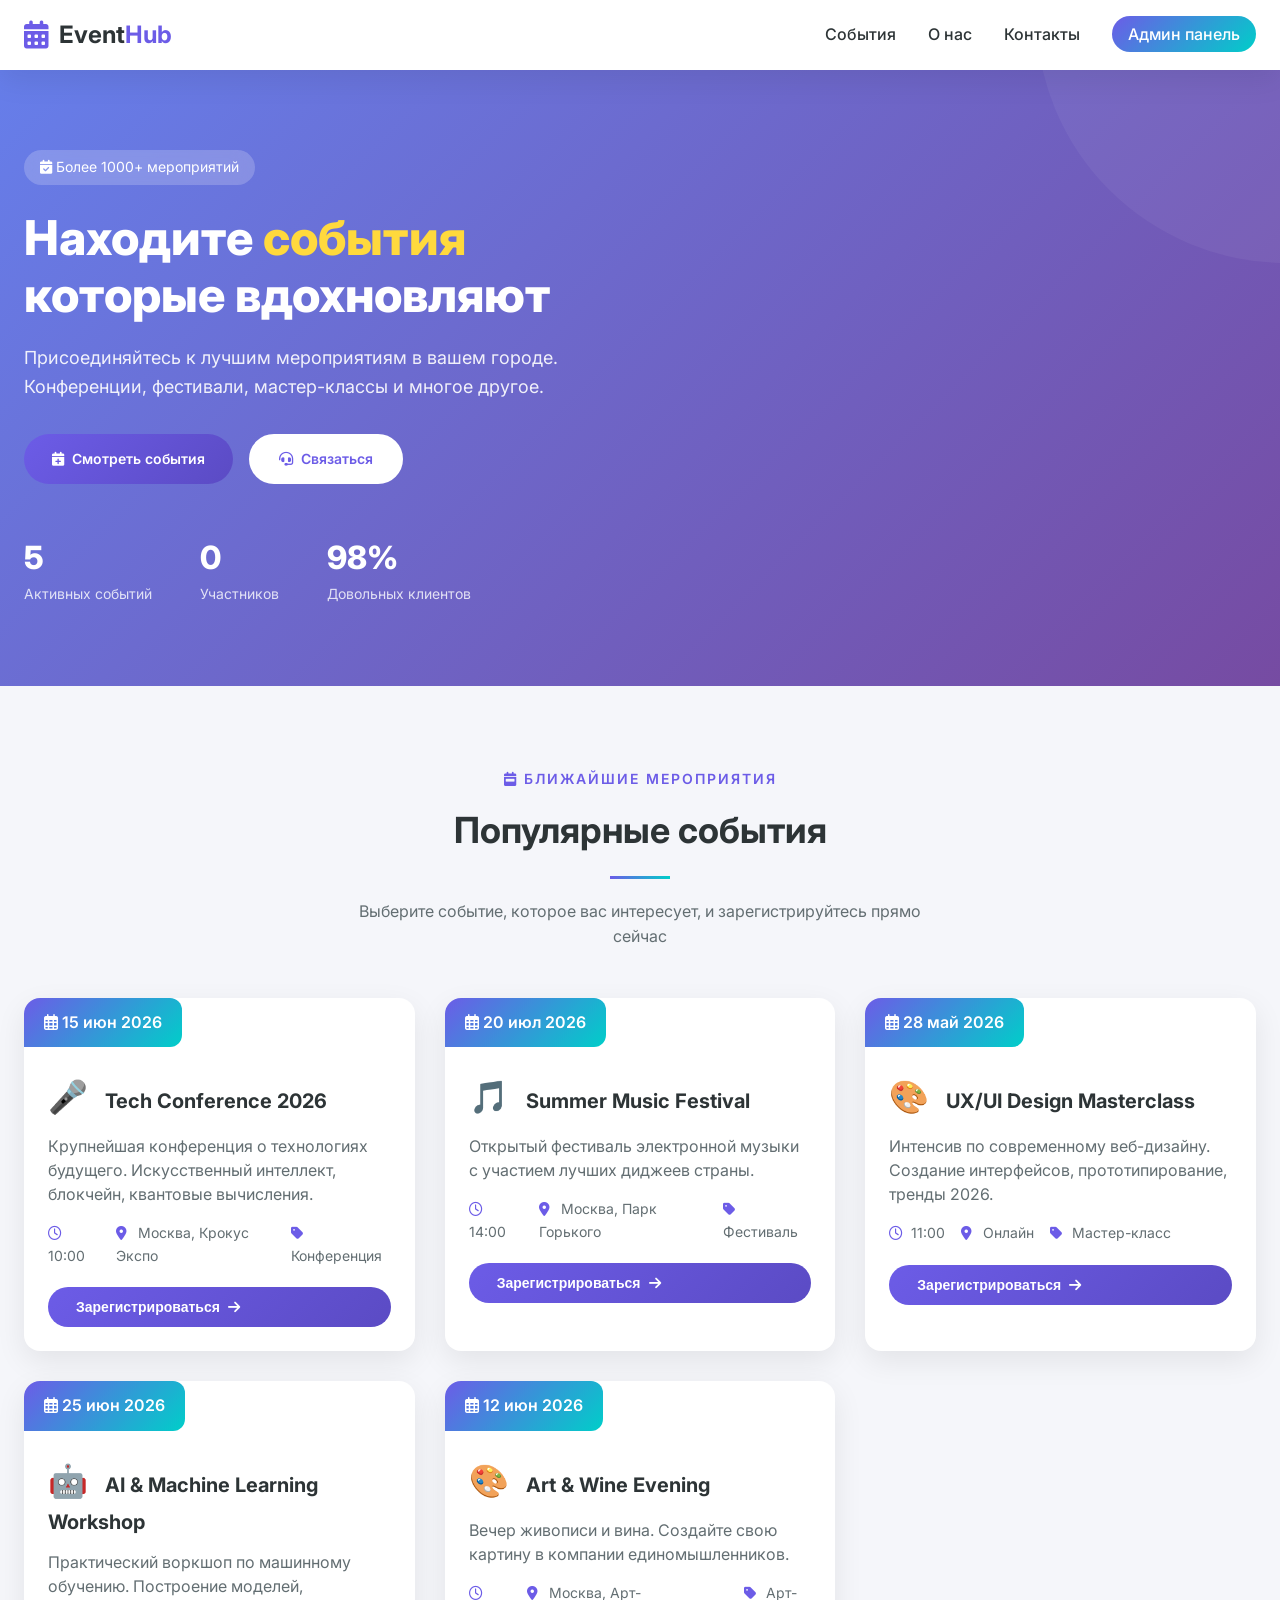
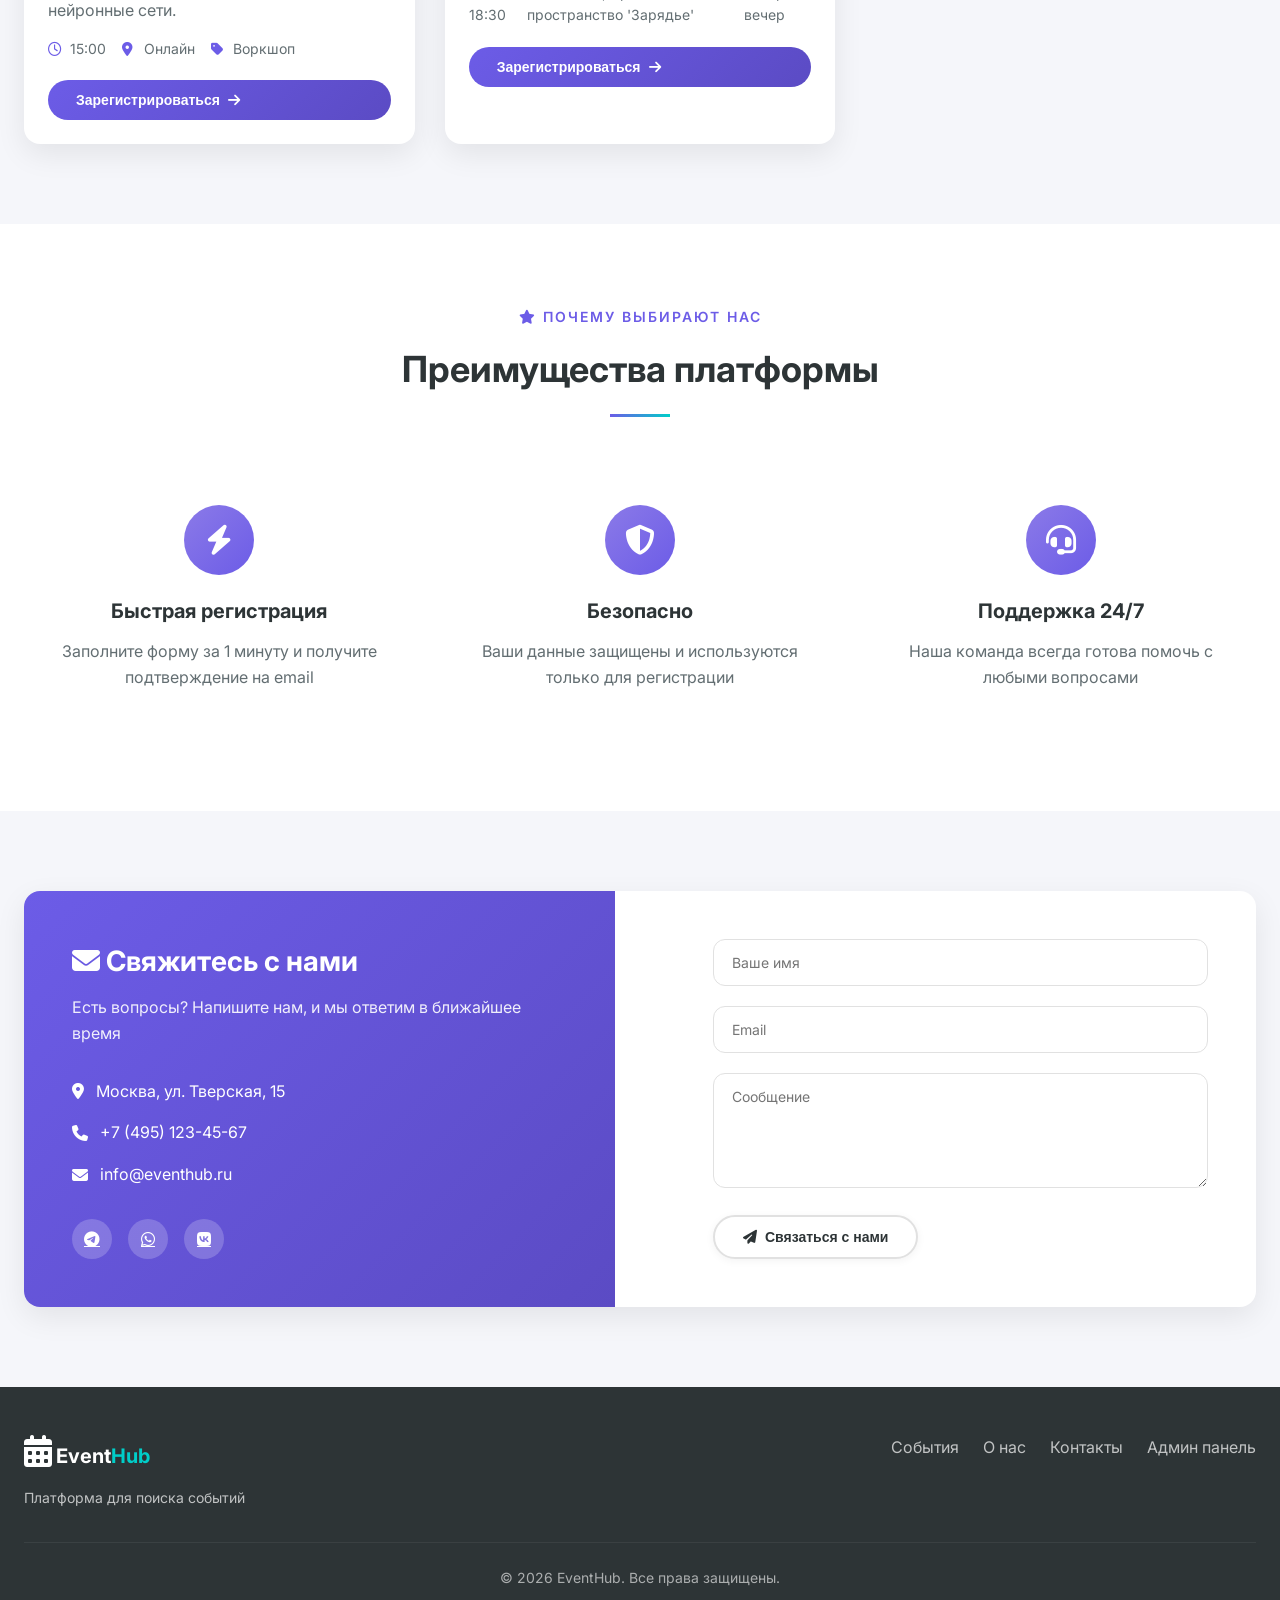
<file: index.html>
<!DOCTYPE html>
<html lang="ru">
<head>
    <meta charset="UTF-8">
    <meta name="viewport" content="width=device-width, initial-scale=1.0, maximum-scale=1.0, user-scalable=yes">
    <title>EventHub | Платформа для поиска событий</title>
    <link rel="preconnect" href="https://fonts.googleapis.com">
    <link rel="preconnect" href="https://fonts.gstatic.com" crossorigin>
    <link href="https://fonts.googleapis.com/css2?family=Inter:opsz,wght@14..32,300;14..32,400;14..32,500;14..32,600;14..32,700;14..32,800&display=swap" rel="stylesheet">
    <link rel="stylesheet" href="https://cdnjs.cloudflare.com/ajax/libs/font-awesome/6.5.1/css/all.min.css">
    <link rel="stylesheet" href="css/style.css">
</head>
<body>

    <!-- ========== HEADER ========== -->
    <header class="header">
        <div class="container">
            <div class="header__inner">
                <a href="index.html" class="logo">
                    <i class="fas fa-calendar-alt"></i>
                    <span>Event<span class="logo__accent">Hub</span></span>
                </a>
                <nav class="nav">
                    <ul class="nav__list">
                        <li><a href="#events" class="nav__link">События</a></li>
                        <li><a href="#features" class="nav__link">О нас</a></li>
                        <li><a href="#contact" class="nav__link">Контакты</a></li>
                        <li><a href="admin.html" class="nav__link nav__link--admin">Админ панель</a></li>
                    </ul>
                </nav>
                <button class="mobile-menu-btn" id="mobileMenuBtn">
                    <span></span><span></span><span></span>
                </button>
            </div>
        </div>
    </header>

    <!-- ========== MOBILE MENU ========== -->
    <div class="mobile-menu" id="mobileMenu">
        <ul>
            <li><a href="#events" onclick="closeMobileMenu()">События</a></li>
            <li><a href="#features" onclick="closeMobileMenu()">О нас</a></li>
            <li><a href="#contact" onclick="closeMobileMenu()">Контакты</a></li>
            <li><a href="admin.html" onclick="closeMobileMenu()">Админ панель</a></li>
        </ul>
    </div>

    <main>
        <!-- ========== HERO SECTION ========== -->
        <section class="hero">
            <div class="container">
                <div class="hero__content">
                    <span class="hero__badge">
                        <i class="fas fa-calendar-check"></i> Более 1000+ мероприятий
                    </span>
                    <h1 class="hero__title">
                        Находите <span class="hero__title-accent">события</span><br>
                        которые вдохновляют
                    </h1>
                    <p class="hero__description">
                        Присоединяйтесь к лучшим мероприятиям в вашем городе. Конференции, фестивали, мастер-классы и многое другое.
                    </p>
                    <div class="hero__buttons">
                        <a href="#events" class="btn btn--primary">
                            <i class="fas fa-calendar-plus"></i> Смотреть события
                        </a>
                        <a href="#contact" class="btn btn--outline">
                            <i class="fas fa-headset"></i> Связаться
                        </a>
                    </div>
                    <div class="hero__stats">
                        <div class="hero__stat">
                            <div class="hero__stat-number" id="heroTotalEvents">6</div>
                            <div class="hero__stat-label">Активных событий</div>
                        </div>
                        <div class="hero__stat">
                            <div class="hero__stat-number" id="heroTotalRegistrations">0</div>
                            <div class="hero__stat-label">Участников</div>
                        </div>
                        <div class="hero__stat">
                            <div class="hero__stat-number">98%</div>
                            <div class="hero__stat-label">Довольных клиентов</div>
                        </div>
                    </div>
                </div>
            </div>
        </section>

        <!-- ========== EVENTS SECTION ========== -->
        <section id="events" class="events">
            <div class="container">
                <div class="section-header">
                    <span class="section-header__subtitle">
                        <i class="fas fa-calendar-week"></i> Ближайшие мероприятия
                    </span>
                    <h2 class="section-header__title">Популярные события</h2>
                    <div class="section-header__divider"></div>
                    <p class="section-header__desc">
                        Выберите событие, которое вас интересует, и зарегистрируйтесь прямо сейчас
                    </p>
                </div>
                <div class="events__grid" id="eventsGrid">
                    <!-- События загружаются через JS -->
                </div>
            </div>
        </section>

        <!-- ========== FEATURES SECTION ========== -->
        <section id="features" class="features">
            <div class="container">
                <div class="section-header">
                    <span class="section-header__subtitle">
                        <i class="fas fa-star"></i> Почему выбирают нас
                    </span>
                    <h2 class="section-header__title">Преимущества платформы</h2>
                    <div class="section-header__divider"></div>
                </div>
                <div class="features__grid">
                    <div class="feature-card">
                        <div class="feature-card__icon">
                            <i class="fas fa-bolt"></i>
                        </div>
                        <h3 class="feature-card__title">Быстрая регистрация</h3>
                        <p class="feature-card__desc">Заполните форму за 1 минуту и получите подтверждение на email</p>
                    </div>
                    <div class="feature-card">
                        <div class="feature-card__icon">
                            <i class="fas fa-shield-alt"></i>
                        </div>
                        <h3 class="feature-card__title">Безопасно</h3>
                        <p class="feature-card__desc">Ваши данные защищены и используются только для регистрации</p>
                    </div>
                    <div class="feature-card">
                        <div class="feature-card__icon">
                            <i class="fas fa-headset"></i>
                        </div>
                        <h3 class="feature-card__title">Поддержка 24/7</h3>
                        <p class="feature-card__desc">Наша команда всегда готова помочь с любыми вопросами</p>
                    </div>
                </div>
            </div>
        </section>

        <!-- ========== CONTACT SECTION ========== -->
        <section id="contact" class="contact">
            <div class="container">
                <div class="contact__wrapper">
                    <div class="contact__info">
                        <h2><i class="fas fa-envelope"></i> Свяжитесь с нами</h2>
                        <p>Есть вопросы? Напишите нам, и мы ответим в ближайшее время</p>
                        <div class="contact__details">
                            <div class="contact__item">
                                <i class="fas fa-map-marker-alt"></i>
                                <span>Москва, ул. Тверская, 15</span>
                            </div>
                            <div class="contact__item">
                                <i class="fas fa-phone"></i>
                                <span>+7 (495) 123-45-67</span>
                            </div>
                            <div class="contact__item">
                                <i class="fas fa-envelope"></i>
                                <span>info@eventhub.ru</span>
                            </div>
                        </div>
                        <div class="contact__social">
                            <a href="#"><i class="fab fa-telegram"></i></a>
                            <a href="#"><i class="fab fa-whatsapp"></i></a>
                            <a href="#"><i class="fab fa-vk"></i></a>
                        </div>
                    </div>
                    <form class="contact__form" id="contactForm">
                        <div class="form-group">
                            <input type="text" id="contactName" placeholder="Ваше имя" required>
                        </div>
                        <div class="form-group">
                            <input type="email" id="contactEmail" placeholder="Email" required>
                        </div>
                        <div class="form-group">
                            <textarea id="contactMessage" rows="5" placeholder="Сообщение" required></textarea>
                        </div>
                        <button type="submit" class="btn btn-contact-white">
                            <i class="fas fa-paper-plane"></i> Связаться с нами
                        </button>
                        <div id="contactFormMessage" class="form-message"></div>
                    </form>
                </div>
            </div>
        </section>
    </main>

    <!-- ========== FOOTER ========== -->
    <footer class="footer">
        <div class="container">
            <div class="footer__content">
                <div class="footer__brand">
                    <i class="fas fa-calendar-alt"></i>
                    <span>Event<span>Hub</span></span>
                    <p>Платформа для поиска событий</p>
                </div>
                <div class="footer__links">
                    <a href="#events">События</a>
                    <a href="#features">О нас</a>
                    <a href="#contact">Контакты</a>
                    <a href="admin.html">Админ панель</a>
                </div>
            </div>
            <div class="footer__bottom">
                <p>&copy; 2026 EventHub. Все права защищены.</p>
            </div>
        </div>
    </footer>

    <!-- ========== MODAL REGISTER ========== -->
    <div id="registerModal" class="modal">
        <div class="modal__content">
            <button class="modal__close" onclick="closeModal()">&times;</button>
            <div class="modal__header">
                <i class="fas fa-ticket-alt"></i>
                <h3>Регистрация на событие</h3>
                <p id="modalEventName"></p>
            </div>
            <form id="registerForm">
                <input type="hidden" id="eventId">
                <div class="form-group">
                    <input type="text" id="regName" placeholder="Ваше имя" required>
                </div>
                <div class="form-group">
                    <input type="email" id="regEmail" placeholder="Email" required>
                </div>
                <div class="form-group">
                    <input type="tel" id="regPhone" placeholder="Телефон (необязательно)">
                </div>
                <button type="submit" class="btn btn--primary btn--full">
                    <i class="fas fa-check-circle"></i> Зарегистрироваться
                </button>
                <div id="registerMessage" class="form-message"></div>
            </form>
        </div>
    </div>

    <!-- ========== MODAL SUCCESS ========== -->
    <div id="successModal" class="modal">
        <div class="modal__content modal__content--success">
            <i class="fas fa-check-circle"></i>
            <h3>Успешно!</h3>
            <p>Вы успешно зарегистрировались на событие</p>
            <button class="btn btn--primary" onclick="closeSuccessModal()">Отлично</button>
        </div>
    </div>

    <script src="js/main.js"></script>
</body>
</html>
</file>
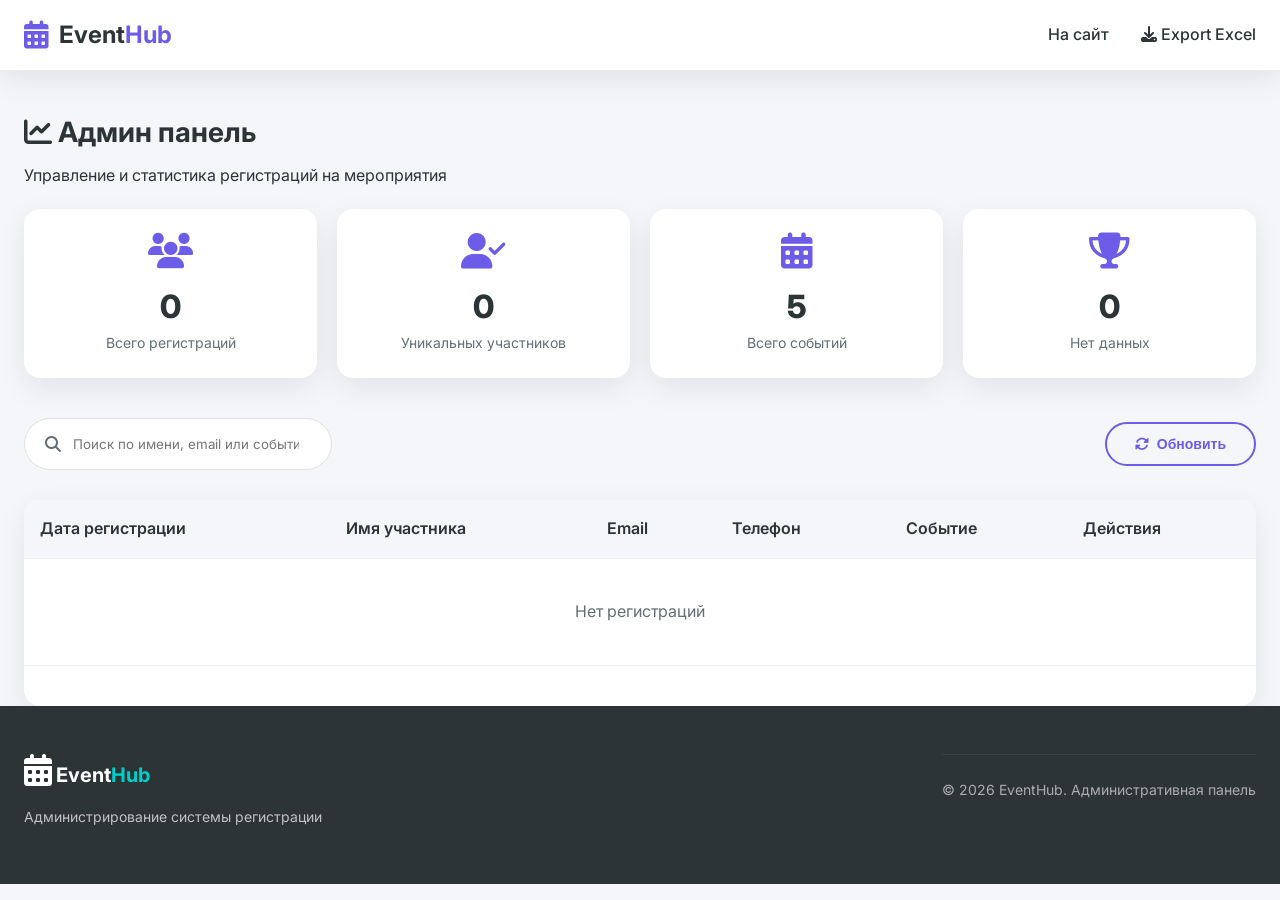
<file: admin.html>
<!DOCTYPE html>
<html lang="ru">
<head>
    <meta charset="UTF-8">
    <meta name="viewport" content="width=device-width, initial-scale=1.0, maximum-scale=1.0, user-scalable=yes">
    <title>EventHub | Админ панель</title>
    <link rel="preconnect" href="https://fonts.googleapis.com">
    <link rel="preconnect" href="https://fonts.gstatic.com" crossorigin>
    <link href="https://fonts.googleapis.com/css2?family=Inter:opsz,wght@14..32,300;14..32,400;14..32,500;14..32,600;14..32,700;14..32,800&display=swap" rel="stylesheet">
    <link rel="stylesheet" href="https://cdnjs.cloudflare.com/ajax/libs/font-awesome/6.5.1/css/all.min.css">
    <link rel="stylesheet" href="css/style.css">
</head>
<body>

    <!-- ========== HEADER ========== -->
    <header class="header">
        <div class="container">
            <div class="header__inner">
                <a href="index.html" class="logo">
                    <i class="fas fa-calendar-alt"></i>
                    <span>Event<span class="logo__accent">Hub</span></span>
                </a>
                <nav class="nav">
                    <ul class="nav__list">
                        <li><a href="index.html" class="nav__link">На сайт</a></li>
                        <li><a href="#" onclick="exportToExcel()" class="nav__link"><i class="fas fa-download"></i> Export Excel</a></li>
                    </ul>
                </nav>
            </div>
        </div>
    </header>

    <main>
        <div class="container">
            <div class="admin-header">
                <h1><i class="fas fa-chart-line"></i> Админ панель</h1>
                <p>Управление и статистика регистраций на мероприятия</p>
            </div>

            <div class="stats-cards" id="statsCards">
                <!-- Статистика загрузится через JS -->
            </div>

            <div class="admin-controls">
                <div class="search-box">
                    <i class="fas fa-search"></i>
                    <input type="text" id="searchInput" placeholder="Поиск по имени, email или событию...">
                </div>
                <button class="btn btn--outline" onclick="refreshData()">
                    <i class="fas fa-sync-alt"></i> Обновить
                </button>
            </div>

            <div class="registrations-table">
                <div class="table-container">
                    <table>
                        <thead>
                            <tr>
                                <th>Дата регистрации</th>
                                <th>Имя участника</th>
                                <th>Email</th>
                                <th>Телефон</th>
                                <th>Событие</th>
                                <th>Действия</th>
                            </tr>
                        </thead>
                        <tbody id="registrationsTableBody">
                            <tr><td colspan="6" class="loading">Загрузка...</td></tr>
                        </tbody>
                    </table>
                </div>
                <div id="pagination" class="pagination"></div>
            </div>
        </div>
    </main>

    <footer class="footer">
        <div class="container">
            <div class="footer__content">
                <div class="footer__brand">
                    <i class="fas fa-calendar-alt"></i>
                    <span>Event<span>Hub</span></span>
                    <p>Администрирование системы регистрации</p>
                </div>
                <div class="footer__bottom">
                    <p>© 2026 EventHub. Административная панель</p>
                </div>
            </div>
        </div>
    </footer>

    <!-- ========== MODAL DELETE ========== -->
    <div id="deleteModal" class="modal">
        <div class="modal__content modal__content--small">
            <button class="modal__close" onclick="closeModal('deleteModal')">&times;</button>
            <div class="modal__header">
                <i class="fas fa-exclamation-triangle" style="color: var(--danger);"></i>
                <h3>Удалить регистрацию?</h3>
                <p>Вы уверены, что хотите удалить эту регистрацию? Это действие нельзя отменить.</p>
            </div>
            <div class="modal__actions">
                <button class="btn btn--outline" onclick="closeModal('deleteModal')">Отмена</button>
                <button class="btn btn--danger" id="confirmDeleteBtn">Удалить</button>
            </div>
        </div>
    </div>

    <script src="js/admin.js"></script>
</body>
</html>
</file>
<file: css/style.css>
/* ========== RESET & BASE ========== */
* {
    margin: 0;
    padding: 0;
    box-sizing: border-box;
}

:root {
    --primary: #6c5ce7;
    --primary-dark: #5b4bc4;
    --primary-light: #8b7ae8;
    --secondary: #00cec9;
    --dark: #2d3436;
    --dark-light: #636e72;
    --light: #f5f6fa;
    --white: #ffffff;
    --danger: #d63031;
    --success: #00b894;
    --warning: #fdcb6e;
    --shadow: 0 10px 30px rgba(0, 0, 0, 0.08);
    --shadow-hover: 0 20px 40px rgba(0, 0, 0, 0.12);
    --border-radius: 16px;
    --transition: all 0.3s ease;
}

body {
    font-family: 'Inter', sans-serif;
    background: var(--light);
    color: var(--dark);
    line-height: 1.6;
}

.container {
    max-width: 1280px;
    margin: 0 auto;
    padding: 0 24px;
}

/* ========== HEADER ========== */
.header {
    background: var(--white);
    box-shadow: var(--shadow);
    position: sticky;
    top: 0;
    z-index: 100;
}

.header__inner {
    display: flex;
    justify-content: space-between;
    align-items: center;
    padding: 16px 0;
}

.logo {
    display: flex;
    align-items: center;
    gap: 10px;
    font-size: 24px;
    font-weight: 700;
    text-decoration: none;
    color: var(--dark);
}

.logo i {
    color: var(--primary);
    font-size: 28px;
}

.logo span span {
    color: var(--primary);
}

.nav__list {
    display: flex;
    gap: 32px;
    list-style: none;
}

.nav__link {
    text-decoration: none;
    color: var(--dark);
    font-weight: 500;
    transition: var(--transition);
}

.nav__link:hover {
    color: var(--primary);
}

.nav__link--admin {
    background: linear-gradient(135deg, var(--primary), var(--secondary));
    padding: 8px 16px;
    border-radius: 25px;
    color: white;
}

.nav__link--admin:hover {
    color: white;
    transform: translateY(-2px);
}

.mobile-menu-btn {
    display: none;
    background: none;
    border: none;
    cursor: pointer;
}

.mobile-menu-btn span {
    display: block;
    width: 25px;
    height: 3px;
    background: var(--dark);
    margin: 5px 0;
    border-radius: 3px;
}

/* ========== BUTTONS ========== */
.btn {
    display: inline-flex;
    align-items: center;
    gap: 8px;
    padding: 12px 28px;
    border-radius: 30px;
    font-weight: 600;
    text-decoration: none;
    transition: var(--transition);
    cursor: pointer;
    border: none;
    font-size: 14px;
}

.btn--primary {
    background: linear-gradient(135deg, var(--primary), var(--primary-dark));
    color: white;
}

.btn--primary:hover {
    transform: translateY(-2px);
    box-shadow: 0 10px 20px rgba(108, 92, 231, 0.3);
}

.btn--outline {
    background: transparent;
    border: 2px solid var(--primary);
    color: var(--primary);
}

.btn--outline:hover {
    background: var(--primary);
    color: white;
}

.btn--full {
    width: 100%;
    justify-content: center;
}

.btn--danger {
    background: var(--danger);
    color: white;
}

/* ========== БЕЛАЯ КНОПКА "СВЯЗАТЬСЯ" ========== */
/* Для кнопки в контактной форме */
.contact__form button[type="submit"],
#contactForm button,
.contact__form .btn,
#contactForm .btn,
.contact button,
form button.contact-btn {
    background: #ffffff !important;
    color: #2d3436 !important;
    border: 2px solid #e1e1e1 !important;
    box-shadow: 0 2px 8px rgba(0, 0, 0, 0.05) !important;
}

.contact__form button[type="submit"]:hover,
#contactForm button:hover,
.contact__form .btn:hover,
#contactForm .btn:hover,
.contact button:hover,
form button.contact-btn:hover {
    background: #f5f6fa !important;
    color: #2d3436 !important;
    transform: translateY(-2px);
    border-color: var(--primary) !important;
    box-shadow: 0 4px 12px rgba(0, 0, 0, 0.1) !important;
}

/* Для кнопки в hero секции (если есть) */
.hero__buttons .btn--outline,
.hero__buttons .btn-outline,
.hero .btn-contact {
    background: #ffffff !important;
    color: var(--primary) !important;
    border: 2px solid #ffffff !important;
}

.hero__buttons .btn--outline:hover,
.hero__buttons .btn-outline:hover,
.hero .btn-contact:hover {
    background: rgba(255, 255, 255, 0.9) !important;
    color: var(--primary-dark) !important;
    transform: translateY(-2px);
}

/* ========== HERO ========== */
.hero {
    background: linear-gradient(135deg, #667eea 0%, #764ba2 100%);
    padding: 80px 0;
    color: white;
    position: relative;
    overflow: hidden;
}

.hero::before {
    content: '';
    position: absolute;
    top: -50%;
    right: -20%;
    width: 500px;
    height: 500px;
    background: rgba(255, 255, 255, 0.05);
    border-radius: 50%;
}

.hero__content {
    max-width: 600px;
    position: relative;
    z-index: 1;
}

.hero__badge {
    display: inline-block;
    background: rgba(255, 255, 255, 0.2);
    backdrop-filter: blur(10px);
    padding: 6px 16px;
    border-radius: 40px;
    margin-bottom: 24px;
    font-size: 14px;
}

.hero__title {
    font-size: 48px;
    font-weight: 800;
    line-height: 1.2;
    margin-bottom: 20px;
}

.hero__title-accent {
    color: #ffd93d;
}

.hero__description {
    font-size: 18px;
    margin-bottom: 32px;
    opacity: 0.9;
}

.hero__buttons {
    display: flex;
    gap: 16px;
    flex-wrap: wrap;
    margin-bottom: 48px;
}

.hero__stats {
    display: flex;
    gap: 48px;
    position: relative;
    z-index: 1;
}

.hero__stat-number {
    font-size: 32px;
    font-weight: 800;
    transition: all 0.3s ease;
}

/* Анимация обновления цифр */
.hero__stat-number.updating {
    animation: numberUpdate 0.5s ease;
}

@keyframes numberUpdate {
    0% {
        transform: scale(1);
        opacity: 1;
    }
    50% {
        transform: scale(1.2);
        opacity: 0.7;
        color: #ffd93d;
    }
    100% {
        transform: scale(1);
        opacity: 1;
    }
}

.hero__stat-label {
    font-size: 14px;
    opacity: 0.8;
}

/* ========== EVENTS SECTION ========== */
.events {
    padding: 80px 0;
}

.section-header {
    text-align: center;
    margin-bottom: 48px;
}

.section-header__subtitle {
    display: inline-block;
    font-size: 14px;
    font-weight: 600;
    text-transform: uppercase;
    letter-spacing: 2px;
    color: var(--primary);
    margin-bottom: 12px;
}

.section-header__title {
    font-size: 36px;
    font-weight: 700;
    margin-bottom: 16px;
}

.section-header__divider {
    width: 60px;
    height: 3px;
    background: linear-gradient(90deg, var(--primary), var(--secondary));
    margin: 0 auto 20px;
}

.section-header__desc {
    color: var(--dark-light);
    max-width: 600px;
    margin: 0 auto;
}

.events__grid {
    display: grid;
    grid-template-columns: repeat(auto-fill, minmax(320px, 1fr));
    gap: 30px;
}

.event-card {
    background: var(--white);
    border-radius: var(--border-radius);
    overflow: hidden;
    box-shadow: var(--shadow);
    transition: var(--transition);
}

.event-card:hover {
    transform: translateY(-5px);
    box-shadow: var(--shadow-hover);
}

.event-card__date {
    background: linear-gradient(135deg, var(--primary), var(--secondary));
    padding: 12px 20px;
    display: inline-block;
    color: white;
    font-weight: 600;
    border-radius: 0 12px 12px 0;
}

.event-card__content {
    padding: 24px;
}

.event-card__title {
    font-size: 20px;
    font-weight: 700;
    margin-bottom: 12px;
}

.event-card__desc {
    color: var(--dark-light);
    margin-bottom: 16px;
    line-height: 1.5;
}

.event-card__meta {
    display: flex;
    gap: 16px;
    margin-bottom: 20px;
    font-size: 14px;
    color: var(--dark-light);
}

.event-card__meta i {
    width: 18px;
    color: var(--primary);
}

.event-card__btn {
    width: 100%;
}

/* ========== FEATURES ========== */
.features {
    background: var(--white);
    padding: 80px 0;
}

.features__grid {
    display: grid;
    grid-template-columns: repeat(auto-fit, minmax(280px, 1fr));
    gap: 30px;
}

.feature-card {
    text-align: center;
    padding: 40px 24px;
    border-radius: var(--border-radius);
    transition: var(--transition);
}

.feature-card:hover {
    background: var(--light);
}

.feature-card__icon {
    width: 70px;
    height: 70px;
    background: linear-gradient(135deg, var(--primary-light), var(--primary));
    border-radius: 50%;
    display: flex;
    align-items: center;
    justify-content: center;
    margin: 0 auto 20px;
}

.feature-card__icon i {
    font-size: 30px;
    color: white;
}

.feature-card__title {
    font-size: 20px;
    margin-bottom: 12px;
}

.feature-card__desc {
    color: var(--dark-light);
}

/* ========== CONTACT ========== */
.contact {
    padding: 80px 0;
    background: var(--light);
}

.contact__wrapper {
    display: grid;
    grid-template-columns: 1fr 1fr;
    gap: 50px;
    background: var(--white);
    border-radius: var(--border-radius);
    overflow: hidden;
    box-shadow: var(--shadow);
}

.contact__info {
    background: linear-gradient(135deg, var(--primary), var(--primary-dark));
    padding: 48px;
    color: white;
}

.contact__info h2 {
    font-size: 28px;
    margin-bottom: 12px;
}

.contact__info p {
    margin-bottom: 32px;
    opacity: 0.9;
}

.contact__details {
    margin-bottom: 32px;
}

.contact__item {
    display: flex;
    align-items: center;
    gap: 12px;
    margin-bottom: 16px;
}

.contact__social {
    display: flex;
    gap: 16px;
}

.contact__social a {
    width: 40px;
    height: 40px;
    background: rgba(255, 255, 255, 0.2);
    border-radius: 50%;
    display: flex;
    align-items: center;
    justify-content: center;
    color: white;
    transition: var(--transition);
}

.contact__social a:hover {
    background: rgba(255, 255, 255, 0.3);
    transform: translateY(-2px);
}

.contact__form {
    padding: 48px;
}

/* ========== FORM STYLES ========== */
.form-group {
    margin-bottom: 20px;
}

.form-group input,
.form-group textarea,
.form-group select {
    width: 100%;
    padding: 14px 18px;
    border: 1px solid #e1e1e1;
    border-radius: 12px;
    font-family: inherit;
    font-size: 14px;
    transition: var(--transition);
}

.form-group input:focus,
.form-group textarea:focus,
.form-group select:focus {
    outline: none;
    border-color: var(--primary);
    box-shadow: 0 0 0 3px rgba(108, 92, 231, 0.1);
}

.form-message {
    margin-top: 16px;
    padding: 12px;
    border-radius: 10px;
    display: none;
}

.form-message.success {
    display: block;
    background: #d4edda;
    color: #155724;
}

.form-message.error {
    display: block;
    background: #f8d7da;
    color: #721c24;
}

/* ========== MODAL ========== */
.modal {
    display: none;
    position: fixed;
    top: 0;
    left: 0;
    width: 100%;
    height: 100%;
    background: rgba(0, 0, 0, 0.5);
    z-index: 1000;
    align-items: center;
    justify-content: center;
}

.modal.active {
    display: flex;
}

.modal__content {
    background: var(--white);
    border-radius: 24px;
    max-width: 450px;
    width: 90%;
    padding: 32px;
    position: relative;
}

.modal__content--success {
    text-align: center;
}

.modal__content--success i {
    font-size: 60px;
    color: var(--success);
    margin-bottom: 20px;
}

.modal__content--small {
    max-width: 350px;
    text-align: center;
}

.modal__close {
    position: absolute;
    top: 20px;
    right: 20px;
    background: none;
    border: none;
    font-size: 20px;
    cursor: pointer;
    color: var(--dark-light);
}

.modal__header {
    text-align: center;
    margin-bottom: 24px;
}

.modal__header i {
    font-size: 48px;
    color: var(--primary);
    margin-bottom: 12px;
}

.modal__header p {
    color: var(--dark-light);
}

.modal__actions {
    display: flex;
    gap: 12px;
    justify-content: center;
    margin-top: 24px;
}

/* ========== ADMIN PAGES ========== */
.admin-header {
    padding: 40px 0 20px;
}

.admin-header h1 {
    font-size: 28px;
    margin-bottom: 8px;
}

.stats-cards {
    display: grid;
    grid-template-columns: repeat(auto-fit, minmax(200px, 1fr));
    gap: 20px;
    margin-bottom: 40px;
}

.stat-card {
    background: var(--white);
    border-radius: var(--border-radius);
    padding: 24px;
    text-align: center;
    box-shadow: var(--shadow);
    transition: all 0.3s ease;
}

.stat-card i {
    font-size: 36px;
    color: var(--primary);
    margin-bottom: 12px;
}

.stat-card__number {
    font-size: 32px;
    font-weight: 800;
    transition: all 0.3s ease;
}

/* Анимация для карточек статистики при обновлении */
.stat-card__number.updating {
    animation: statUpdate 0.5s ease;
}

@keyframes statUpdate {
    0% {
        transform: scale(1);
        color: var(--primary);
    }
    50% {
        transform: scale(1.15);
        color: var(--success);
    }
    100% {
        transform: scale(1);
        color: var(--primary);
    }
}

.stat-card__label {
    color: var(--dark-light);
    font-size: 14px;
}

.admin-controls {
    display: flex;
    justify-content: space-between;
    align-items: center;
    flex-wrap: wrap;
    gap: 20px;
    margin-bottom: 30px;
}

.search-box {
    display: flex;
    align-items: center;
    background: var(--white);
    border-radius: 30px;
    padding: 5px 20px;
    border: 1px solid #e1e1e1;
}

.search-box i {
    color: var(--dark-light);
}

.search-box input {
    border: none;
    padding: 12px;
    width: 250px;
    font-family: inherit;
}

.search-box input:focus {
    outline: none;
}

.registrations-table {
    background: var(--white);
    border-radius: var(--border-radius);
    overflow: hidden;
    box-shadow: var(--shadow);
}

.table-container {
    overflow-x: auto;
}

table {
    width: 100%;
    border-collapse: collapse;
}

th, td {
    padding: 16px;
    text-align: left;
    border-bottom: 1px solid #f0f0f0;
}

th {
    background: var(--light);
    font-weight: 600;
}

tr:hover {
    background: #fafafa;
}

.delete-btn {
    background: none;
    border: none;
    color: var(--danger);
    cursor: pointer;
    font-size: 18px;
}

.delete-btn:hover {
    opacity: 0.7;
}

.pagination {
    display: flex;
    justify-content: center;
    gap: 8px;
    padding: 20px;
}

.page-btn {
    padding: 8px 14px;
    border: 1px solid #e1e1e1;
    background: var(--white);
    border-radius: 8px;
    cursor: pointer;
    transition: var(--transition);
}

.page-btn.active {
    background: var(--primary);
    color: white;
    border-color: var(--primary);
}

.page-btn:hover:not(.active) {
    background: var(--light);
}

.loading {
    text-align: center;
    padding: 40px;
    color: var(--dark-light);
}

/* ========== FOOTER ========== */
.footer {
    background: var(--dark);
    color: white;
    padding: 48px 0 24px;
}

.footer__content {
    display: flex;
    justify-content: space-between;
    flex-wrap: wrap;
    gap: 32px;
    margin-bottom: 32px;
}

.footer__brand i {
    font-size: 32px;
    margin-bottom: 12px;
}

.footer__brand span {
    font-size: 20px;
    font-weight: 700;
}

.footer__brand span span {
    color: var(--secondary);
}

.footer__brand p {
    font-size: 14px;
    opacity: 0.7;
    margin-top: 8px;
}

.footer__links {
    display: flex;
    gap: 24px;
    flex-wrap: wrap;
}

.footer__links a {
    color: white;
    text-decoration: none;
    opacity: 0.7;
    transition: var(--transition);
}

.footer__links a:hover {
    opacity: 1;
}

.footer__bottom {
    text-align: center;
    padding-top: 24px;
    border-top: 1px solid rgba(255, 255, 255, 0.1);
    font-size: 14px;
    opacity: 0.6;
}

.footer__ai-info {
    margin-top: 8px;
    font-size: 12px;
    opacity: 0.5;
}

/* ========== RESPONSIVE ========== */
@media (max-width: 768px) {
    .nav {
        display: none;
    }
    
    .mobile-menu-btn {
        display: block;
    }
    
    .hero__title {
        font-size: 32px;
    }
    
    .hero__stats {
        flex-wrap: wrap;
        gap: 24px;
    }
    
    .contact__wrapper {
        grid-template-columns: 1fr;
    }
    
    .events__grid {
        grid-template-columns: 1fr;
    }
    
    .section-header__title {
        font-size: 28px;
    }
    
    .admin-controls {
        flex-direction: column;
        align-items: stretch;
    }
    
    .search-box {
        width: 100%;
    }
    
    .search-box input {
        width: 100%;
    }
}

/* Mobile menu active class */
.mobile-menu {
    position: fixed;
    top: 0;
    right: -100%;
    width: 280px;
    height: 100vh;
    background: var(--white);
    box-shadow: -5px 0 20px rgba(0, 0, 0, 0.1);
    padding: 80px 30px;
    transition: var(--transition);
    z-index: 200;
}

.mobile-menu.active {
    right: 0;
}

.mobile-menu ul {
    list-style: none;
}

.mobile-menu li {
    margin-bottom: 20px;
}

.mobile-menu a {
    text-decoration: none;
    color: var(--dark);
    font-size: 18px;
    font-weight: 500;
}
</file>
